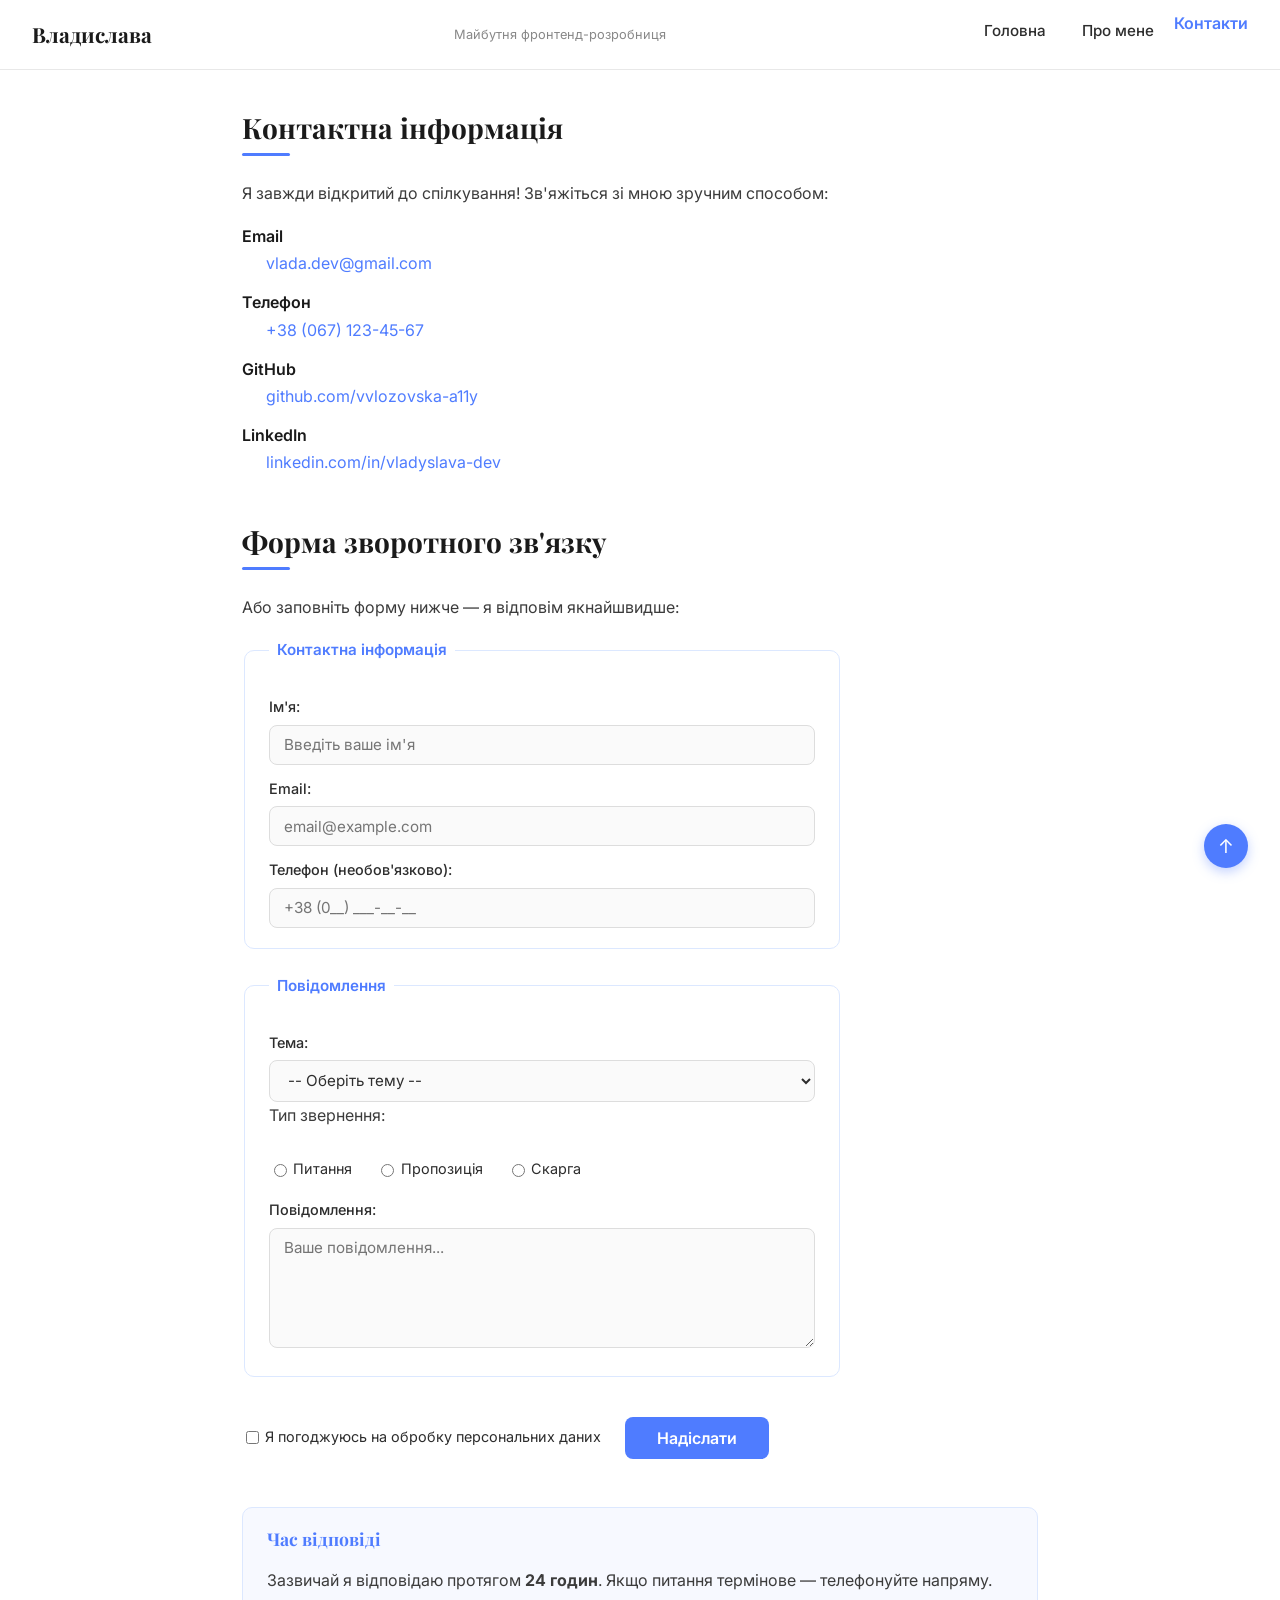
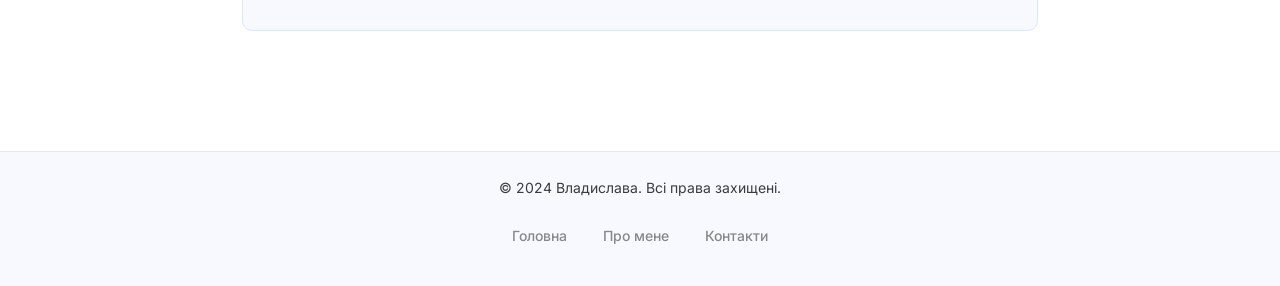
<file: contacts.html>
<!DOCTYPE html>
<html lang="uk">
<head>
    <meta charset="UTF-8">
    <meta name="viewport" content="width=device-width, initial-scale=1.0">
    <meta name="description" content="Контакти — зв'яжіться зі мною">
    <meta name="author" content="Владислава">
    <link rel="preconnect" href="https://fonts.googleapis.com">
    <link rel="preconnect" href="https://fonts.gstatic.com" crossorigin>
    <link href="https://fonts.googleapis.com/css2?family=Inter:wght@400;500;600;700&family=Playfair+Display:wght@700&display=swap" rel="stylesheet">
    <link rel="stylesheet" href="styles.css">
    <title>Контакти — Портфоліо</title>
</head>
<body>

    <header id="site-header">
        <h1>Владислава</h1>
        <p>Майбутня фронтенд-розробниця</p>
        <nav>
            <ul class="nav-menu">
                <li><a href="index.html">Головна</a></li>
                <li><a href="about.html">Про мене</a></li>
                <li class="current">Контакти</li>
            </ul>
        </nav>
    </header>

    <main>

        <section>
            <h2>Контактна інформація</h2>
            <p>Я завжди відкритий до спілкування! Зв'яжіться зі мною зручним способом:</p>

            <dl>
                <dt>Email</dt>
                <dd><a href="mailto:vlada.dev@gmail.com">vlada.dev@gmail.com</a></dd>

                <dt>Телефон</dt>
                <dd><a href="tel:+380123456789">+38 (067) 123-45-67</a></dd>

                <dt>GitHub</dt>
                <dd><a href="https://github.com/vvlozovska-a11y" target="_blank">github.com/vvlozovska-a11y</a></dd>

                <dt>LinkedIn</dt>
                <dd><a href="https://linkedin.com/in/vladyslava-dev" target="_blank">linkedin.com/in/vladyslava-dev</a></dd>
            </dl>
        </section>

        <section>
            <h2>Форма зворотного зв'язку</h2>
            <p>Або заповніть форму нижче — я відповім якнайшвидше:</p>

            <form class="contact-form" action="#" method="post">

                <fieldset>
                    <legend>Контактна інформація</legend>

                    <label for="name">Ім'я:</label>
                    <input
                        type="text"
                        id="name"
                        name="name"
                        placeholder="Введіть ваше ім'я"
                        required
                    >

                    <label for="email">Email:</label>
                    <input
                        type="email"
                        id="email"
                        name="email"
                        placeholder="email@example.com"
                        required
                    >

                    <label for="phone">Телефон (необов'язково):</label>
                    <input
                        type="tel"
                        id="phone"
                        name="phone"
                        placeholder="+38 (0__) ___-__-__"
                    >
                </fieldset>

                <fieldset>
                    <legend>Повідомлення</legend>

                    <label for="subject">Тема:</label>
                    <select id="subject" name="subject" required>
                        <option value="">-- Оберіть тему --</option>
                        <option value="general">Загальне питання</option>
                        <option value="cooperation">Співпраця</option>
                        <option value="feedback">Відгук</option>
                        <option value="job">Пропозиція роботи</option>
                    </select>

                    <p>Тип звернення:</p>
                    <label>
                        <input type="radio" name="type" value="question" required>
                        Питання
                    </label>
                    <label>
                        <input type="radio" name="type" value="suggestion">
                        Пропозиція
                    </label>
                    <label>
                        <input type="radio" name="type" value="complaint">
                        Скарга
                    </label>

                    <label for="message">Повідомлення:</label>
                    <textarea
                        id="message"
                        name="message"
                        rows="5"
                        placeholder="Ваше повідомлення..."
                        required
                    ></textarea>
                </fieldset>

                <label>
                    <input type="checkbox" name="consent" required>
                    Я погоджуюсь на обробку персональних даних
                </label>

                <button type="submit">Надіслати</button>

            </form>
        </section>

        <aside>
            <h2>Час відповіді</h2>
            <p>Зазвичай я відповідаю протягом <strong>24 годин</strong>. Якщо питання термінове — телефонуйте напряму.</p>
        </aside>

    </main>

    <footer>
        <p>&copy; 2024 Владислава. Всі права захищені.</p>
        <nav>
            <ul class="nav-menu">
                <li><a href="index.html">Головна</a></li>
                <li><a href="about.html">Про мене</a></li>
                <li><a href="contacts.html">Контакти</a></li>
            </ul>
        </nav>
    </footer>


    <a href="#site-header" id="back-to-top" title="Нагору">↑</a>

</body>
</html>
</file>
<file: styles.css>
/* ===== Підключення шрифту з Google Fonts ===== */
@import url('https://fonts.googleapis.com/css2?family=Inter:wght@400;500;600;700&family=Playfair+Display:wght@700&display=swap');

/* ===== Загальні стилі (Reset & Base) ===== */
*,
*::before,
*::after {
    box-sizing: border-box;
}

body {
    margin: 0;
    padding: 0;
    font-family: 'Inter', Arial, sans-serif;
    font-size: 1rem;
    line-height: 1.7;
    color: #2d2d2d;
    background-color: #ffffff;
    padding-top: 70px; /* компенсація фіксованого хедера */
}

/* Селектор елемента */
h1, h2, h3 {
    font-family: 'Playfair Display', Georgia, serif;
    color: #1a1a1a;
    line-height: 1.3;
}

h1 {
    font-size: 2.5rem;
    margin: 0 0 0.5rem 0;
}

h2 {
    font-size: 1.75rem;
    margin: 0 0 1rem 0;
    position: relative;
    padding-bottom: 0.5rem;
}

/* Псевдоелемент ::after — декоративна лінія під h2 */
h2::after {
    content: "";
    display: block;
    width: 48px;
    height: 3px;
    background-color: #4f7cff;
    border-radius: 2px;
    margin-top: 0.4rem;
}

h3 {
    font-size: 1.2rem;
    margin: 0 0 0.5rem 0;
}

p {
    margin: 0 0 1rem 0;
    color: rgb(60, 60, 60);
}

/* Псевдоелемент ::before — лапки перед blockquote */
blockquote {
    margin: 1.5rem 0;
    padding: 1rem 1.5rem;
    border-left: 4px solid #4f7cff;
    background-color: #f7f9ff;
    border-radius: 0 8px 8px 0;
    font-style: italic;
    color: hsl(225, 10%, 35%);
    position: relative;
}

blockquote::before {
    content: "\201C";
    font-size: 3rem;
    color: #4f7cff;
    line-height: 0;
    position: absolute;
    top: 1.5rem;
    left: -0.2rem;
    opacity: 0.3;
}

img {
    max-width: 100%;
    height: auto;
    display: block;
}

/* ===== Хедер та навігація ===== */

/* Селектор ідентифікатора */
#site-header {
    position: fixed;
    top: 0;
    left: 0;
    width: 100%;
    z-index: 100;
    background-color: #ffffff;
    border-bottom: 1px solid #e8e8e8;
    padding: 0 2rem;
    height: 70px;
    display: flex;
    align-items: center;
    justify-content: space-between;
}

#site-header h1 {
    font-size: 1.3rem;
    margin: 0;
    color: #1a1a1a;
}

#site-header p {
    font-size: 0.8rem;
    margin: 0;
    color: #888;
}

/* Навігаційне меню */
.nav-menu {
    list-style: none;
    margin: 0;
    padding: 0;
    display: flex;
    gap: 0.25rem;
}

/* Комбінований селектор (нащадок) */
nav ul li {
    display: inline-block;
}

/* Комбінований селектор (дочірній) */
.nav-menu > li > a {
    display: block;
    padding: 0.5rem 1rem;
    text-decoration: none;
    color: #2d2d2d;
    font-size: 0.95rem;
    font-weight: 500;
    border-radius: 6px;
    transition: background-color 0.2s, color 0.2s;
}

/* Псевдоклас :hover */
.nav-menu > li > a:hover {
    background-color: #f0f4ff;
    color: #4f7cff;
}

/* Псевдоклас :active */
.nav-menu > li > a:active {
    background-color: #e0e8ff;
    color: #3060ee;
}

/* Псевдоклас :focus */
.nav-menu > li > a:focus {
    outline: 2px solid #4f7cff;
    outline-offset: 2px;
}

/* Поточна сторінка в меню */
.nav-menu li.current {
    font-weight: 600;
    color: #4f7cff;
}

/* ===== Основний контент ===== */
main {
    max-width: 860px;
    margin: 0 auto;
    padding: 2.5rem 2rem;
}

section {
    margin-bottom: 3rem;
}

/* Селектор класу */
.section-intro {
    font-size: 1.1rem;
    color: #555;
    max-width: 640px;
}

/* ===== Aside ===== */
aside {
    background-color: #f7f9ff;
    border: 1px solid #dce8ff;
    border-radius: 10px;
    padding: 1.25rem 1.5rem;
    margin: 2rem 0;
}

aside h2 {
    font-size: 1.1rem;
    color: #4f7cff;
    margin-bottom: 0.5rem;
}

aside h2::after {
    display: none;
}

/* ===== Зображення у figure ===== */
figure {
    margin: 1.5rem 0;
    position: relative; /* для position: absolute на badge */
    display: inline-block;
}

/* Селектор класу для контейнера аватара */
.avatar-container {
    position: relative;
    display: inline-block;
    overflow: hidden;
    border-radius: 12px;
}

.avatar-container img {
    display: block;
    border-radius: 12px;
    border: 3px solid #e8e8e8;
}

/* position: absolute — бейдж поверх фото */
.avatar-badge {
    position: absolute;
    bottom: 12px;
    right: 12px;
    background-color: #4f7cff;
    color: #ffffff;
    font-size: 0.75rem;
    font-weight: 600;
    padding: 0.25rem 0.6rem;
    border-radius: 20px;
    z-index: 2;
}

figcaption {
    font-size: 0.875rem;
    color: #888;
    margin-top: 0.5rem;
    font-style: italic;
}

/* ===== Списки ===== */
ul, ol {
    padding-left: 1.5rem;
    margin: 0.5rem 0 1rem 0;
}

li {
    margin-bottom: 0.4rem;
}

/* Псевдоелемент ::before — іконка перед li у .skills-list */
.skills-list {
    list-style: none;
    padding-left: 0;
}

.skills-list li::before {
    content: "→";
    color: #4f7cff;
    font-weight: 700;
    margin-right: 0.5rem;
}

/* ===== Посилання (LVHA порядок) ===== */
a:link {
    color: #4f7cff;
    text-decoration: none;
}

a:visited {
    color: #7a5ccc;
}

a:hover {
    color: #2248d0;
    text-decoration: underline;
}

a:active {
    color: #1030b0;
}

a:focus {
    outline: 2px solid #4f7cff;
    outline-offset: 2px;
    border-radius: 2px;
}

/* ===== Таблиця ===== */
.skills-table {
    width: 100%;
    border-collapse: collapse;
    margin: 1rem 0 1.5rem 0;
    font-size: 0.95rem;
    border-radius: 8px;
    overflow: hidden;
}

.skills-table caption {
    font-weight: 600;
    font-size: 1rem;
    margin-bottom: 0.5rem;
    text-align: left;
    color: #555;
}

/* Стилізація th */
.skills-table th {
    background-color: #4f7cff;
    color: #ffffff;
    font-weight: 600;
    padding: 0.75rem 1rem;
    text-align: left;
    border: 1px solid #3a68f0;
}

/* Стилізація td */
.skills-table td {
    padding: 0.65rem 1rem;
    border: 1px solid #e0e0e0;
    color: #2d2d2d;
}

/* Зебра — псевдоклас :nth-child(even) */
.skills-table tbody tr:nth-child(even) {
    background-color: #f5f7ff;
}

.skills-table tbody tr:nth-child(odd) {
    background-color: #ffffff;
}

/* Псевдоклас tr:hover */
.skills-table tbody tr:hover {
    background-color: #eaf0ff;
}

/* ===== Список визначень ===== */
dl {
    margin: 0.5rem 0 1rem 0;
}

dt {
    font-weight: 600;
    color: #1a1a1a;
    margin-top: 0.75rem;
}

dd {
    margin-left: 1.5rem;
    color: #555;
}

/* ===== Форма ===== */
.contact-form {
    max-width: 600px;
}

fieldset {
    border: 1px solid #dce8ff;
    border-radius: 10px;
    padding: 1.25rem 1.5rem;
    margin-bottom: 1.5rem;
}

legend {
    font-weight: 600;
    font-size: 0.95rem;
    color: #4f7cff;
    padding: 0 0.5rem;
}

/* Стилізація label */
label {
    display: block;
    font-size: 0.9rem;
    font-weight: 500;
    color: #2d2d2d;
    margin-bottom: 0.3rem;
    margin-top: 0.75rem;
}

/* Селектор атрибута */
input[type="text"],
input[type="email"],
input[type="tel"] {
    width: 100%;
    padding: 0.6rem 0.9rem;
    border: 1.5px solid #ddd;
    border-radius: 8px;
    font-family: 'Inter', Arial, sans-serif;
    font-size: 0.95rem;
    color: #2d2d2d;
    background-color: #fafafa;
    transition: border-color 0.2s, box-shadow 0.2s;
}

/* :focus для полів вводу */
input[type="text"]:focus,
input[type="email"]:focus,
input[type="tel"]:focus {
    outline: none;
    border-color: #4f7cff;
    box-shadow: 0 0 0 3px rgba(79, 124, 255, 0.15);
    background-color: #fff;
}

textarea {
    width: 100%;
    padding: 0.6rem 0.9rem;
    border: 1.5px solid #ddd;
    border-radius: 8px;
    font-family: 'Inter', Arial, sans-serif;
    font-size: 0.95rem;
    color: #2d2d2d;
    background-color: #fafafa;
    resize: vertical;
    min-height: 120px;
    transition: border-color 0.2s, box-shadow 0.2s;
}

textarea:focus {
    outline: none;
    border-color: #4f7cff;
    box-shadow: 0 0 0 3px rgba(79, 124, 255, 0.15);
    background-color: #fff;
}

select {
    width: 100%;
    padding: 0.6rem 0.9rem;
    border: 1.5px solid #ddd;
    border-radius: 8px;
    font-family: 'Inter', Arial, sans-serif;
    font-size: 0.95rem;
    color: #2d2d2d;
    background-color: #fafafa;
    cursor: pointer;
}

select:focus {
    outline: none;
    border-color: #4f7cff;
    box-shadow: 0 0 0 3px rgba(79, 124, 255, 0.15);
}

/* Radio та checkbox */
input[type="radio"],
input[type="checkbox"] {
    accent-color: #4f7cff;
    margin-right: 0.4rem;
    cursor: pointer;
}

/* Label поруч з radio — інлайн */
label:has(input[type="radio"]),
label:has(input[type="checkbox"]) {
    display: inline-flex;
    align-items: center;
    margin-right: 1.25rem;
    font-weight: 400;
    cursor: pointer;
}

/* Кнопка відправки */
button[type="submit"] {
    display: inline-block;
    margin-top: 1rem;
    padding: 0.7rem 2rem;
    background-color: #4f7cff;
    color: #ffffff;
    font-family: 'Inter', Arial, sans-serif;
    font-size: 1rem;
    font-weight: 600;
    border: none;
    border-radius: 8px;
    cursor: pointer;
    transition: background-color 0.2s, transform 0.1s;
}

button[type="submit"]:hover {
    background-color: #3060ee;
}

button[type="submit"]:active {
    background-color: #2248d0;
    transform: translateY(1px);
}

button[type="submit"]:focus {
    outline: 2px solid #4f7cff;
    outline-offset: 3px;
}

/* ===== Медіа-елементи ===== */
video, audio {
    width: 100%;
    max-width: 600px;
    border-radius: 8px;
    margin: 0.5rem 0;
}

/* ===== Overflow — блок з обмеженою висотою ===== */
.scroll-box {
    max-height: 200px;
    overflow-y: auto;
    border: 1px solid #e0e0e0;
    border-radius: 8px;
    padding: 1rem;
    background-color: #fafafa;
}

/* ===== Кнопка "Нагору" (position: fixed) ===== */
#back-to-top {
    position: fixed;
    bottom: 2rem;
    right: 2rem;
    width: 44px;
    height: 44px;
    background-color: #4f7cff;
    color: #ffffff;
    border: none;
    border-radius: 50%;
    font-size: 1.2rem;
    cursor: pointer;
    z-index: 99;
    display: flex;
    align-items: center;
    justify-content: center;
    box-shadow: 0 4px 12px rgba(79, 124, 255, 0.35);
    transition: background-color 0.2s, transform 0.2s;
    text-decoration: none;
}

#back-to-top:hover {
    background-color: #3060ee;
    transform: translateY(-2px);
}

/* ===== Футер ===== */
footer {
    background-color: #f7f9ff;
    border-top: 1px solid #e8e8e8;
    padding: 1.5rem 2rem;
    text-align: center;
    font-size: 0.875rem;
    color: #888;
    margin-top: 3rem;
}

footer .nav-menu {
    justify-content: center;
    margin-top: 0.75rem;
}

footer .nav-menu > li > a {
    font-size: 0.875rem;
    color: #888;
}

footer .nav-menu > li > a:hover {
    color: #4f7cff;
    background-color: transparent;
}
</file>
